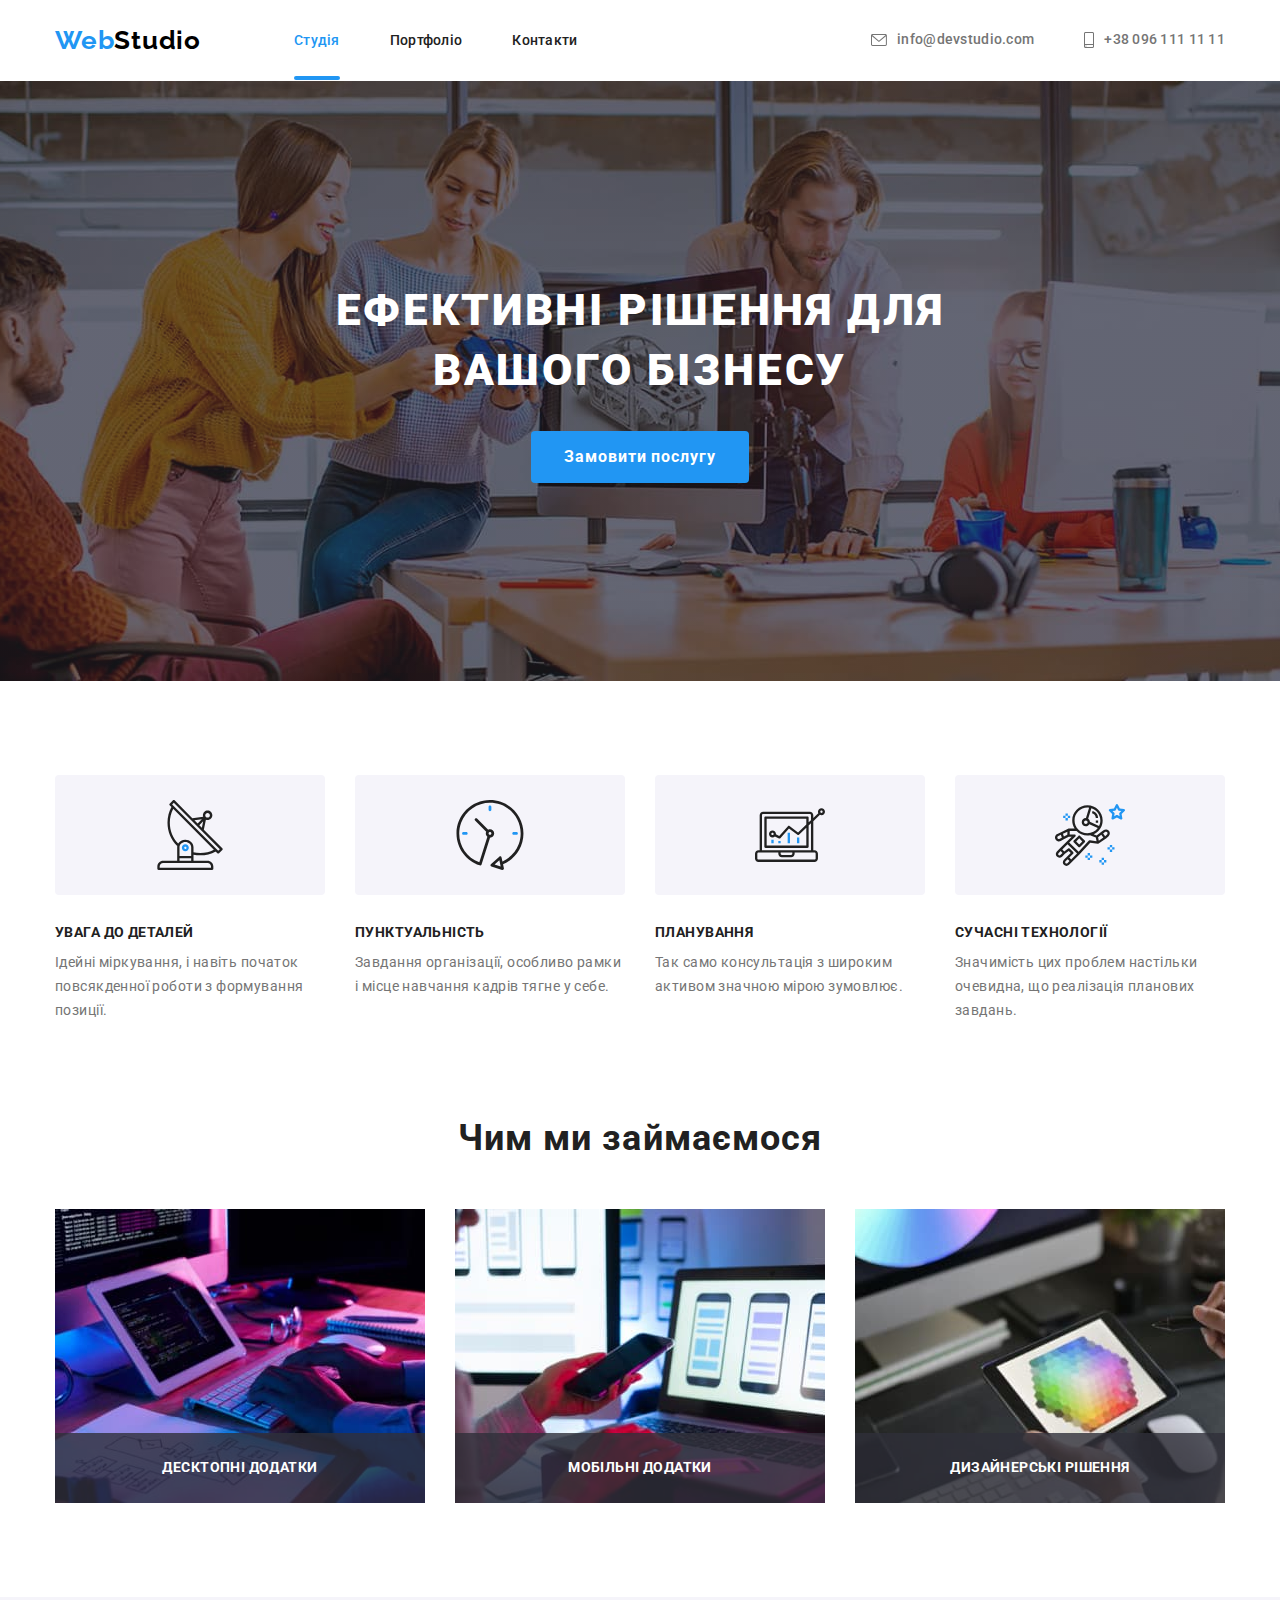
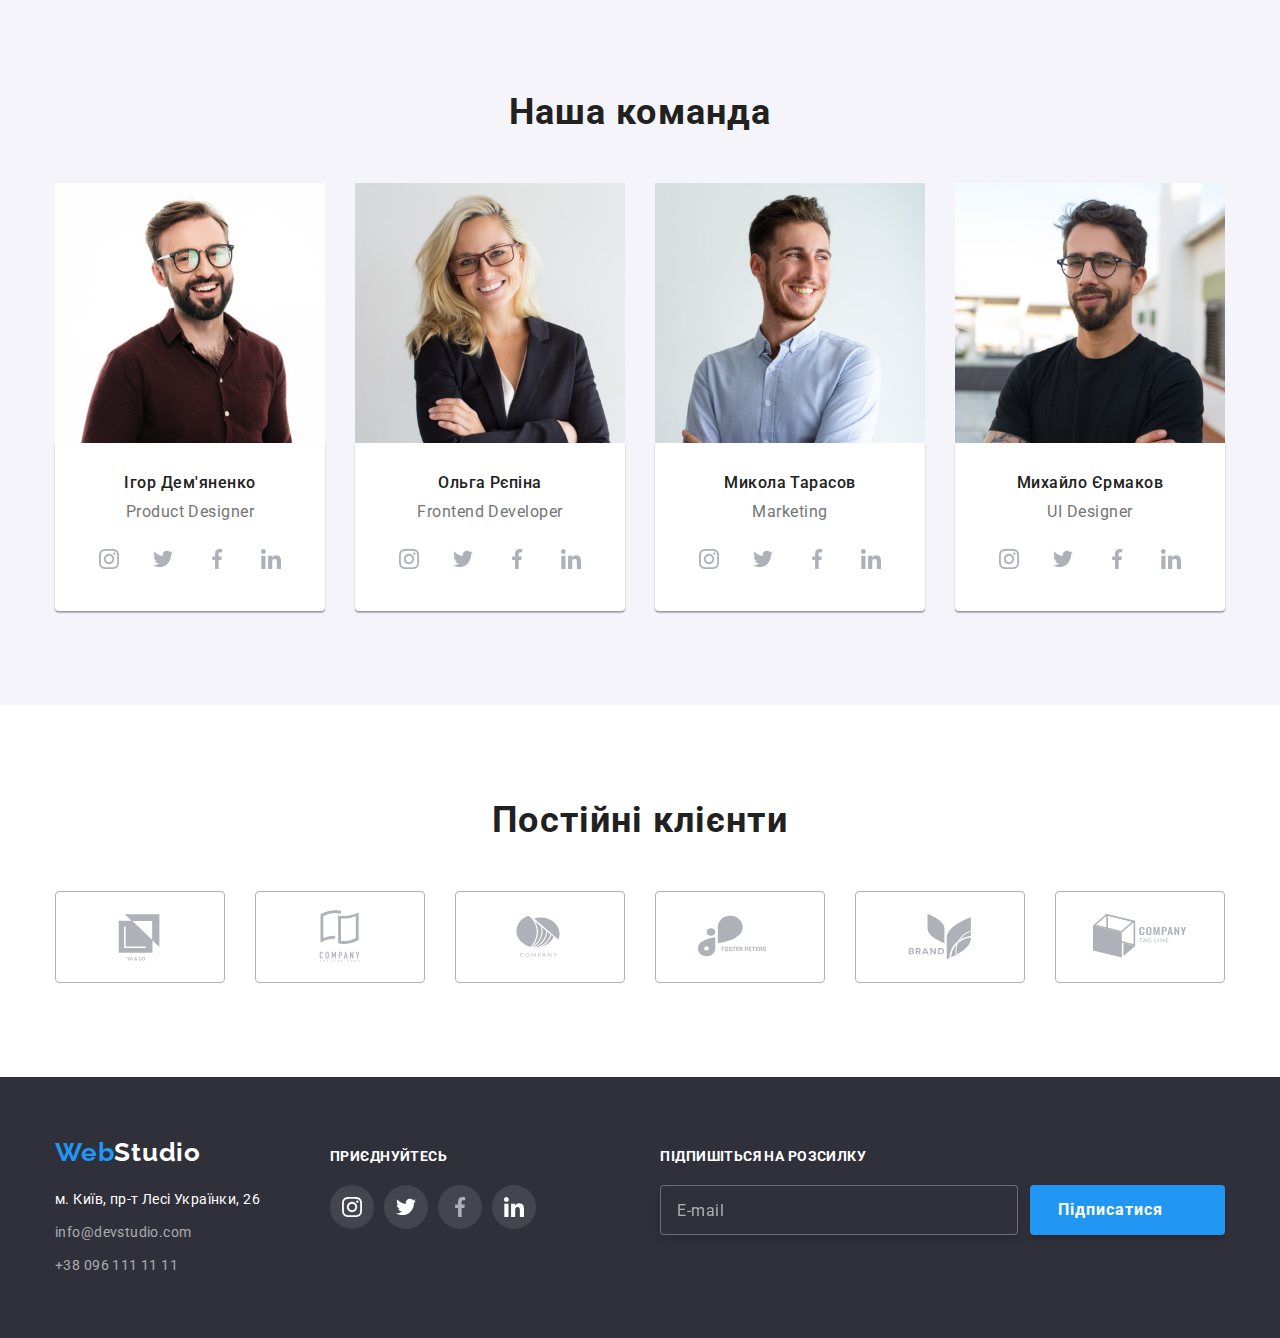
<file: index.html>
<!DOCTYPE html>
<html lang="uk">
<head>
    <meta charset="UTF-8">
    <meta http-equiv="X-UA-Compatible" content="IE=edge">
    <meta name="viewport" content="width=device-width, initial-scale=1.0">
    <title>Document</title>
    <link rel="preconnect" href="https://fonts.googleapis.com">
    <link rel="preconnect" href="https://fonts.gstatic.com" crossorigin>
    <link href="https://fonts.googleapis.com/css2?family=Raleway:wght@700&family=Roboto:wght@400;500;700;900&display=swap"
    rel="stylesheet">
    <link rel="stylesheet" href="https://cdnjs.cloudflare.com/ajax/libs/modern-normalize/1.0.0/modern-normalize.min.css" />
    <link rel="stylesheet" href="./css/styles.css">
</head>
<body>
    <!-- шапка -->
    <header class="header">
        <div class="conteiner">
            <nav class="nav-header list">        
        <a href="" lang="en" class="link logo">
            <span class="logo-color">Web</span>Studio</a>
        <ul class="header-nav list">
            <li class="header-items"><a href="./index.html" class="link studio-link">Студія</a></li>
            <li class="header-items"><a href="./portfolio.html" class="link">Портфоліо</a></li>
            <li class="header-items"><a href="" class="link">Контакти</a></li>
        </ul>
    </nav>
        <ul class="auth-nav list">
            <li class="auth-nav-items">
                <a href="mailto:info@devstudio.com" class="header-link link">
                    <svg class="icon-envelope" width="16" height="12">
                        <use href="./images/sprite.svg#icon-envelope"></use>
                    </svg>
                    info@devstudio.com
                </a>
            </li>
            <li class="auth-nav-items"> 
                <a href="tel:+380961111111" class="header-link link">
                    <svg class="icon-smartphone" width="10" height="16">
                        <use href="./images/sprite.svg#icon-smartphone"></use>
                    </svg>
                    +38 096 111 11 11
                </a>
            </li>
        </ul>
        
    </div>
    
    </header>
    <!-- main -->
    <main>
    <!-- герой -->
     <section class="hero">
        <div class="conteiner">
            <h1 class="hero-title">Ефективні рішення для вашого бізнесу</h1>
            <button type="button" class="hero-button" data-modal-open>Замовити послугу</button>
        </div>
            
    </section>
    
    <!-- "особливості" -->
    <section class="specifics section">
        <div class="conteiner">
        <h2 class="visually-hidden">наші особливості</h2>
    <ul class="specifics-list list">
        <li class="specifics-items">
            <div class="specifics-feature">
                <svg class="icon-specifics" width="70" height="70">
                    <use href="./images/sprite.svg#icon-antenna">

                    </use>
                </svg>
            </div>
            <h3 class="specifics-title">Увага до деталей</h3>
            <p class="specifics-text">Ідейні міркування, і навіть початок повсякденної роботи з формування позиції.</p>
        </li>
        <li class="specifics-items">
            <div class="specifics-feature">
                <svg class="icon-specifics" width="70" height="70">
                    <use href="./images/sprite.svg#icon-clock">
            
                    </use>
                </svg>
            </div>
            <h3 class="specifics-title">Пунктуальність</h3>
            <p class="specifics-text">Завдання організації, особливо рамки і місце навчання кадрів тягне у себе.</p>
        </li>
        <li class="specifics-items">
            <div class="specifics-feature">
                <svg class="icon-specifics" width="70" height="70">
                    <use href="./images/sprite.svg#icon-diagram">
            
                    </use>
                </svg>
            </div>
            <h3 class="specifics-title">Планування</h3>
            <p class="specifics-text">Так само консультація з широким активом значною мірою зумовлює.</p>
        </li>
        <li class="specifics-items">
            <div class="specifics-feature">
                <svg class="icon-specifics" width="70" height="70">
                    <use href="./images/sprite.svg#icon-astronaut">
            
                    </use>
                </svg>
            </div>
            <h3 class="specifics-title">Сучасні технології</h3>
            <p class="specifics-text">Значимість цих проблем настільки очевидна, що реалізація планових завдань.</p>
        </li>
    </ul>
</div>
        
    </section>
    <!-- Чем мы занимаемся -->
    <section class="work section">
        <div class="conteiner">
            <h2 class="work-title">Чим ми займаємося</h2>
        <ul class="work-list list" >
            <li class="work-items">
                <div class="work-card">
                    <img src="./images/box1.jpg" alt="людина працює за комп'ютером" width="370">
                    <h3 class="work-pre-title">Десктопні додатки</h3>
                </div>
                
            </li>
            <li class="work-items">
                <div class="work-card">
                    <img src="./images/box2.jpg" alt="людина працює за смартфоном" width="370">
                    <h3 class="work-pre-title">Мобільні додатки</h3>
                </div>
                
            </li>
            <li class="work-items">
                <div class="work-card">
                    <img src="./images/box3.jpg" alt="людина працює за планшетом" width="370">
                    <h3 class="work-pre-title">Дизайнерські рішення</h3>
                </div>
                
            </li>
        </ul>
    </div>
        
    </section>
    <!-- Наша команда -->
    <section class="team section">
        <div class="conteiner">        
            <h2 class="team-title">Наша команда</h2>
        <ul class="team-list list">

            <li class="team-items"><img src="./images/img1.jpg" alt="дизайнер продукта" width="270">

                 <div class="team-card">
                    <h3 class="team-name">Ігор Дем'яненко</h3>
                     <p lang="en" class="team-text">Product Designer</p>
                    <ul class="actions">
                        <li>
                            <a href="" class="link-icon">
                                <svg class="icon" width="20" height="20">
                                    <use href="./images/sprite.svg#icon-instagram"></use>
                                </svg>
                            </a>
                        </li>
                        <li>
                            <a href="" class="link-icon">
                                <svg class="icon" width="20" height="20">
                                    <use href="./images/sprite.svg#icon-twitter"></use>
                                </svg>
                            </a>
                        </li>
                        <li>
                            <a href="" class="link-icon">
                                <svg class="icon" width="20" height="20">
                                    <use href="./images/sprite.svg#icon-facebook"></use>
                                </svg></a>
                        </li>
                        <li>
                            <a href="" class="link-icon">
                                <svg class="icon" width="20" height="20">
                                    <use href="./images/sprite.svg#icon-linkedin"></use>
                                </svg></a>
                        </li>
                    </ul>
                </div>
            </li>

            <li class="team-items"><img src="./images/img2.jpg" alt="фронтенд-разработчик" width="270">
                <div class="team-card">
                    <h3 class="team-name">Ольга Рєпіна</h3>
                    <p lang="en" class="team-text">Frontend Developer</p>
                    <ul class="actions">
                        <li>
                            <a href="" class="link-icon">
                                <svg class="icon" width="20" height="20">
                                    <use href="./images/sprite.svg#icon-instagram"></use>
                                </svg>
                            </a>
                        </li>
                        <li>
                            <a href="" class="link-icon">
                                <svg class="icon" width="20" height="20">
                                    <use href="./images/sprite.svg#icon-twitter"></use>
                                </svg></a>
                        </li>
                        <li>
                            <a href="" class="link-icon">
                                <svg class="icon" width="20" height="20">
                                    <use href="./images/sprite.svg#icon-facebook"></use>
                                </svg></a>
                        </li>
                        <li>
                            <a href="" class="link-icon">
                                <svg class="icon" width="20" height="20">
                                    <use href="./images/sprite.svg#icon-linkedin"></use>
                                </svg></a>
                        </li>
                    </ul>
                </div>
            </li>

            <li class="team-items"><img src="./images/img3.jpg" alt="специалист по маркетингу" width="270">
                <div class="team-card">
                    <h3 class="team-name">Микола Тарасов</h3>
                    <p lang="en" class="team-text">Marketing</p>
                    <ul class="actions">
                        <li>
                            <a href="" class="link-icon">
                                <svg class="icon" width="20" height="20">
                                    <use href="./images/sprite.svg#icon-instagram"></use>
                                </svg>
                            </a>
                        </li>
                        <li>
                            <a href="" class="link-icon">
                                <svg class="icon" width="20" height="20">
                                    <use href="./images/sprite.svg#icon-twitter"></use>
                                </svg></a>
                        </li>
                        <li>
                            <a href="" class="link-icon">
                                <svg class="icon" width="20" height="20">
                                    <use href="./images/sprite.svg#icon-facebook"></use>
                                </svg></a>
                        </li>
                        <li>
                            <a href="" class="link-icon">
                                <svg class="icon" width="20" height="20">
                                    <use href="./images/sprite.svg#icon-linkedin"></use>
                                </svg></a>
                        </li>
                    </ul>
                </div>
            </li>

            <li class="team-items"><img src="./images/img4.jpg" alt="дизайнер пользовательского интерфейса" width="270">
                <div class="team-card">
                    <h3 class="team-name">Михайло Єрмаков</h3>
                    <p lang="en" class="team-text">UI Designer</p>
                    <ul class="actions">
                        <li>
                            <a href="" class="link-icon">
                                <svg class="icon" width="20" height="20">
                                    <use href="./images/sprite.svg#icon-instagram"></use>
                                </svg>
                            </a>
                        </li>
                        <li>
                            <a href="" class="link-icon">
                                <svg class="icon" width="20" height="20">
                                    <use href="./images/sprite.svg#icon-twitter"></use>
                                </svg></a>
                        </li>
                        <li>
                            <a href="" class="link-icon">
                                <svg class="icon" width="20" height="20">
                                    <use href="./images/sprite.svg#icon-facebook"></use>
                                </svg>
                            </a>
                        </li>
                        <li>
                            <a href="" class="link-icon">
                                <svg class="icon" width="20" height="20">
                                    <use href="./images/sprite.svg#icon-linkedin"></use>
                                </svg>
                            </a>
                        </li>
                    </ul>
                </div>
            </li>
        </ul>
    </div>

    </section>

    <!-- постійні слієнти -->
    <section class="client section">
        <div class="conteiner">
            <h2 class="client-title">Постійні клієнти</h2>
            <ul class="client-list list">
                <li class="client-items">
                    <a href="" class="client-link">
                        <svg class="icon-client" width="106" height="60">
                            <use href="./images/sprite.svg#icon-group1"></use>
                        </svg>
                    </a>
                </li>
                <li class="client-items">
                    <a href="" class="client-link">
                        <svg class="icon-client" width="106" height="60">
                            <use href="./images/sprite.svg#icon-group2"></use>
                        </svg>
                    </a>
                </li>
                <li class="client-items">
                    <a href="" class="client-link">
                        <svg class="icon-client" width="106" height="60">
                            <use href="./images/sprite.svg#icon-group3"></use>
                        </svg>
                    </a>
                </li>
                <li class="client-items">
                    <a href="" class="client-link">
                        <svg class="icon-client" width="106" height="60">
                            <use href="./images/sprite.svg#icon-group4"></use>
                        </svg>
                    </a>
                </li>
                <li class="client-items">
                    <a href="" class="client-link">
                        <svg class="icon-client" width="106" height="60">
                            <use href="./images/sprite.svg#icon-group5"></use>
                        </svg>
                    </a>
                </li>
                <li class="client-items">
                    <a href="" class="client-link">
                        <svg class="icon-client" width="106" height="60">
                            <use href="./images/sprite.svg#icon-group6"></use>
                        </svg>
                    </a>
                </li>
            </ul>

        </div>
    </section>
</main>

<footer class="footer">
    <div class="conteiner">
        <div>
            <a href="" lang="en" class="link logo footer-logo"><span class="logo-color">Web</span><span
                    class="logo-second">Studio</span></a>
            <address class="footer-address">
                <p class="footer-text">м. Київ, пр-т Лесі Українки, 26</p>
                <ul class="footer-contacts list">
                    <li class="footer-items"><a href="mailto:info@devstudio.com" class="link">info@devstudio.com</a></li>
                    <li class="footer-items"><a href="tel:+380961111111" class="link">+38 096 111 11 11</a></li>
                </ul>
            </address>
        </div> 
        
    <div class="social-links">
        <h3 class="links-title">приєднуйтесь</h3>
        <ul class="social-links-list list">
            <li class="social-links-items">
                <a href="" class="social-links-link">
                    <svg class="icon-social-links" width="20" height="20">
                        <use href="./images/sprite.svg#icon-instagram"></use>
                    </svg>
                </a>
            </li>
            <li class="social-links-items">
                <a href="" class="social-links-link">
                    <svg class="icon-social-links" width="20" height="20">
                      <use href="./images/sprite.svg#icon-twitter"></use>
                    </svg>
                </a>
            </li>
            <li class="social-links-items">
                <a href="" class="social-links-link">
                  <svg class="icon-social-links" width="20" height="20">
                    <use href="./images/sprite.svg#icon-facebook"></use>
                  </svg>
                </a>
                
            </li>
            <li class="social-links-items">
                <a href="" class="social-links-link">
                    <svg class="icon-social-links" width="20" height="20">
                      <use href="./images/sprite.svg#icon-linkedin"></use>
                    </svg>
                </a>
                
            </li>
        </ul>
    </div>
    <form class="footer-form">
       <h3 class="footer-form-title">Підпишіться на розсилку</h3>
       <div class="footer-form-field">
        <input type="email" class="footer-input" placeholder="E-mail" name="mail" required>
        <button type="submit" class="footer-form-btn">Підписатися
            <svg class="icon-send" width="24px" height="24px">
                <use href="./images/sprite.svg#icon-send"></use>
            </svg>
        </button>
       </div>
      
    </form>
    </div>
</footer>
<!-- модальне вікно -->
<div class="backdrop is-hidden" data-modal>
    <div class="modal">
        <button type="button" class="btn-modal-close" data-modal-close>
            <svg class="icon-close-black" width="18" height="18">
                <use href="./images/icon-close.svg#icon-close-black"></use>
            </svg>
        </button>
        <form for="" class="modal-form">
            <p class="modal-title">Залиште свої дані, ми вам передзвонимо</p>
            <div class="input-field">
                <label for="name" class="modal-text">Ім'я</label>
                <div class="input-wrap">
                    <input type="name" class="form-input" name="name" id="name" required>
                    <svg class="input-icon" width="18" height="18">
                        <use href="./images/sprite.svg#icon-person"></use>
                    </svg>
                </div>
                
            </div>
            <div class="input-field">
                <label for="tel" class="modal-text">Телефон</label>
                <div class="input-wrap">
                    <input type="tel" class="form-input" name="tel" id="tel" required>
                    <svg class="input-icon" width="18" height="18">
                        <use href="./images/sprite.svg#icon-phone"></use>
                    </svg>
                </div>
                
            </div>
            <div class="input-field">
                <label for="mail" class="modal-text">Пошта</label>
                <div class="input-wrap">
                    <input type="email" class="form-input" name="mail" id="mail" required>
                    <svg class="input-icon" width="18" height="18">
                        <use href="./images/sprite.svg#icon-email"></use>
                    </svg>
                </div>
                

            </div>
            <div class="textarea-field">
            <label for="user-comment" class="modal-text">Коментар</label>
            <textarea name="user-comment" id="user-comment" class="form-textarea" placeholder="Введіть текст"></textarea>
            </div>
            
            <div class="check-field">
                <input type="checkbox" class="input-check visually-hidden"  name="check-policy" id="check-policy" value="true" required>
            <label for="check-policy" class="check-text">
                <span class="check-text-span">
                    <svg class="icon-check-mark" width="11" height="8">
                        <use href="./images/sprite.svg#icon-check-mark"></use>
                    </svg>
                </span>
                <span class="check-text-link">
                Погоджуюся з розсилкою та приймаю
                <a href="" class="check-link">Умови договору</a>
                </span>  
            </label>
            </div>
            <div class="button-send">
                <button type="submit" class="form-btn">Відправити</button>
            </div>
            
        </form>
    </div>
</div>
<script src="./js/modal.js"></script>
    
</body>
</html>
</file>
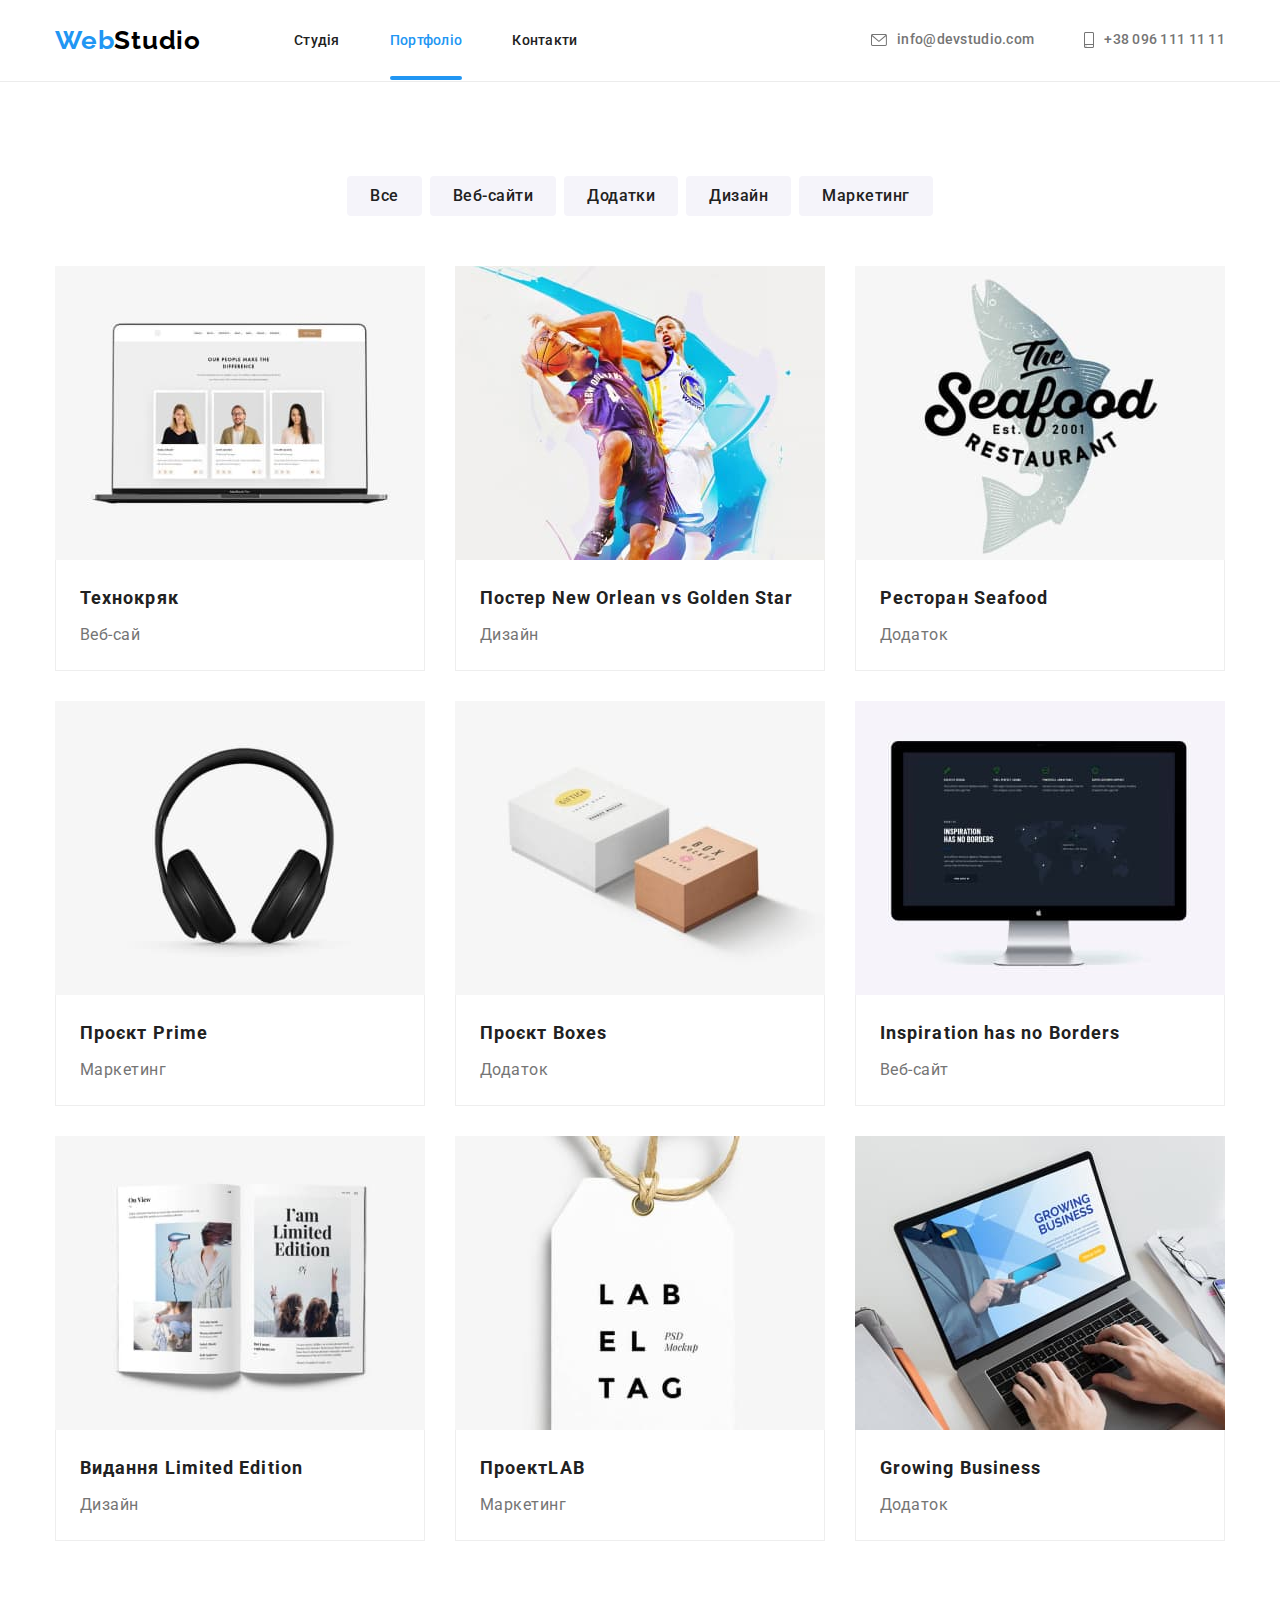
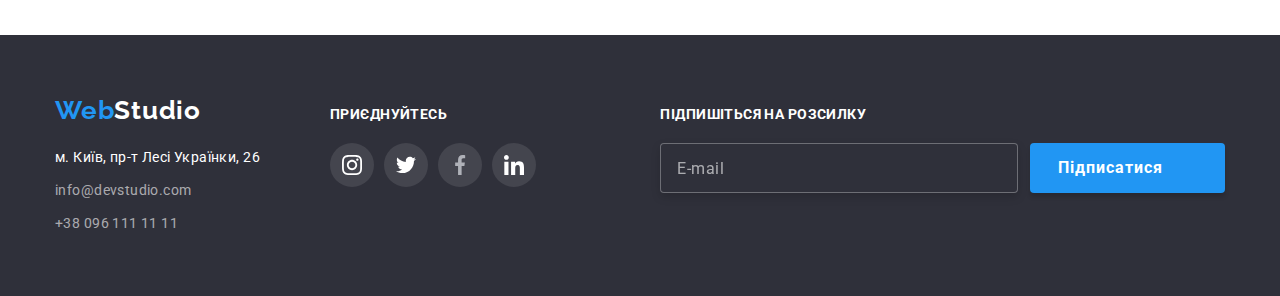
<file: portfolio.html>
<!DOCTYPE html>
<html lang="uk">
<head>
    <meta charset="UTF-8">
    <meta http-equiv="X-UA-Compatible" content="IE=edge">
    <meta name="viewport" content="width=device-width, initial-scale=1.0">
    <title>Document</title>
    <link rel="preconnect" href="https://fonts.googleapis.com">
    <link rel="preconnect" href="https://fonts.gstatic.com" crossorigin>
    <link href="https://fonts.googleapis.com/css2?family=Raleway:wght@700&family=Roboto:wght@400;500;700;900&display=swap"
    rel="stylesheet">
    <link rel="stylesheet" href="https://cdnjs.cloudflare.com/ajax/libs/modern-normalize/1.0.0/modern-normalize.min.css" />
    <link rel="stylesheet" href="./css/styles.css">
</head>
<body>
    <!-- шапка -->
    <header class="header header-portfolio">
        <div class="conteiner">
            <nav class="nav-header list">
                <a href="" lang="en" class="link logo">
                    <span class="logo-color">Web</span>Studio</a>
                <ul class="header-nav list">
                    <li class="header-items"><a href="./index.html" class="link">Студія</a></li>
                    <li class="header-items"><a href="./portfolio.html" class="link portfolio-link">Портфоліо</a></li>
                    <li class="header-items"><a href="" class="link">Контакти</a></li>
                </ul>
            </nav>
            <ul class="auth-nav list">
                <li class="auth-nav-items">
                    <a href="mailto:info@devstudio.com" class="header-link link">
                        <svg class="icon-envelope" width="16" height="12">
                            <use href="./images/sprite.svg#icon-envelope"></use>
                        </svg>
                        info@devstudio.com
                    </a>
                </li>
                <li class="auth-nav-items">
                    <a href="tel:+380961111111" class="header-link link">
                        <svg class="icon-smartphone" width="10" height="16">
                            <use href="./images/sprite.svg#icon-smartphone"></use>
                        </svg>
                        +38 096 111 11 11
                    </a>
                </li>
            </ul>
    
        </div>
    
    </header>
<!-- main  -->
<section class="main section ">
    <!-- скритий заголовок -->
    <div class="conteiner">    
        <h1 class="visually-hidden">Портфоліо</h1>
    <ul class="button-list list">
        <li class="button-items"><button type="button" class="button-portfolio">Все</button></li>
        <li class=""><button type="button" class="button-portfolio">Веб-сайти</button></li>
        <li class=""><button type="button" class="button-portfolio">Додатки</button></li>
        <li class=""><button type="button" class="button-portfolio">Дизайн</button></li>
        <li class=""><button type="button" class="button-portfolio">Маркетинг</button></li>
    </ul>
    <!-- скритий заголовок -->
    <h2 class="visually-hidden">Фільтр</h2>
    <ul class="filter-list list">
        <li class="filter-items">
            <a href="" class="filter-link link">
                <div class="filter-top-wrap">
                    <img src="./images/img.jpg" alt="сторінка сайта" width="370">
                    <p class="filter-top-text">Ресурс пропонує комплексні пропозиції з різним рівнем функціоналу та сервісів. Все це
                        дозволить відвідувачу отримати
                        вичерпні відомості про компанію чи приватну особу.
                    </p>
                </div>
                
                <div class="filter-card">
                    <h3 class="filter-title">Технокряк</h3>
                    <p class="filter-text">Веб-сай</p>
                </div>
            
            </a>
        </li>
        <li class="filter-items">
            <a href="" class="filter-link link">
                <div class="filter-top-wrap">
                    <img src="./images/porfolio1.jpg" alt="два футболіста" width="370">
                    <p class="filter-top-text">Ресурс пропонує комплексні пропозиції з різним рівнем функціоналу та сервісів. Все це
                        дозволить відвідувачу отримати
                        вичерпні відомості про компанію чи приватну особу.
                    </p>
                </div>
                
                <div class="filter-card"><h3 class="filter-title">Постер <span lang="en">New Orlean vs Golden Star</span></h3>
            <p class="filter-text">Дизайн</p>
            
        </div>
            </a>
        </li>
        <li class="filter-items">
            <a href="" class="filter-link link">
                <div class="filter-top-wrap">
                    <img src="./images/porfolio2.jpg" alt="логотип ресторана" width="370">
                    <p class="filter-top-text">Ресурс пропонує комплексні пропозиції з різним рівнем функціоналу та сервісів. Все це
                        дозволить відвідувачу отримати
                        вичерпні відомості про компанію чи приватну особу.
                    </p>
                </div>
                
                <div class="filter-card">
                    <h3 class="filter-title">Ресторан <span lang="en">Seafood</span></h3>
                    <p class="filter-text">Додаток</p>
                </div>
            </a>
        </li>
        <li class="filter-items">
            <a href="" class="filter-link link">
                <div class="filter-top-wrap">
                    <img src="./images/porfolio3.jpg" alt="навушники" width="370">
                    <p class="filter-top-text">Ресурс пропонує комплексні пропозиції з різним рівнем функціоналу та сервісів. Все це
                        дозволить відвідувачу отримати
                        вичерпні відомості про компанію чи приватну особу.
                    </p>
                </div>
                
                <div class="filter-card">
                    <h3 class="filter-title">Проєкт <span lang="en">Prime</span></h3>
                    <p class="filter-text">Маркетинг</p>
                </div>
            </a>
        </li>
        <li class="filter-items">
            <a href="" class="filter-link link">
                <div class="filter-top-wrap">
                    <img src="./images/porfolio4.jpg" alt="дві коробки" width="370">
                    <p class="filter-top-text">Ресурс пропонує комплексні пропозиції з різним рівнем функціоналу та сервісів. Все це
                        дозволить відвідувачу отримати
                        вичерпні відомості про компанію чи приватну особу.
                    </p>
                </div>
                
                <div class="filter-card">
                    <h3 class="filter-title">Проєкт <span lang="en">Boxes</span></h3>
                     <p class="filter-text">Додаток</p>
                </div>
            </a>
        </li>
        <li class="filter-items">
            <a href="" class="filter-link link">
                <div class="filter-top-wrap">
                    <img src="./images/porfolio5.jpg" alt="комп'ютер" width="370">
                    <p class="filter-top-text">Ресурс пропонує комплексні пропозиції з різним рівнем функціоналу та сервісів. Все це
                        дозволить відвідувачу отримати
                        вичерпні відомості про компанію чи приватну особу.
                    </p>
                </div>
                
                <div class="filter-card">
                    <h3 lang="en" class="filter-title">Inspiration has no Borders</h3>
                    <p class="filter-text">Веб-сайт</p>
                </div>
            
            </a>
        </li>
        <li class="filter-items">
            <a href="" class="filter-link link">
                <div class="filter-top-wrap">
                    <img src="./images/porfolio6.jpg" alt="книжка" width="370">
                    <p class="filter-top-text">Ресурс пропонує комплексні пропозиції з різним рівнем функціоналу та сервісів. Все це
                        дозволить відвідувачу отримати
                        вичерпні відомості про компанію чи приватну особу.
                    </p>
                </div>
                
                <div class="filter-card">
                    <h3 class="filter-title">Видання <span lang="en">Limited Edition</span></h3>
                    <p class="filter-text">Дизайн</p>
                </div>  
            </a>
        </li>
        <li class="filter-items">
            <a href="" class="filter-link link">
                <div class="filter-top-wrap">
                    <img src="./images/porfolio7.jpg" alt="бірка" width="370">
                    <p class="filter-top-text">Ресурс пропонує комплексні пропозиції з різним рівнем функціоналу та сервісів. Все це
                        дозволить відвідувачу отримати
                        вичерпні відомості про компанію чи приватну особу.
                    </p>
                </div>
                
                <div class="filter-card">
                    <h3 class="filter-title">Проект<span lang="en">LAB</span></h3>
                    <p class="filter-text">Маркетинг</p>
            </div>
                
            </a>
        </li>
        <li class="filter-items">
            <a href="" class="filter-link link">
                <div class="filter-top-wrap">
                    <img src="./images/porfolio8.jpg" alt="ноутбук" width="370">
                    <p class="filter-top-text">Ресурс пропонує комплексні пропозиції з різним рівнем функціоналу та сервісів. Все це
                        дозволить відвідувачу отримати
                        вичерпні відомості про компанію чи приватну особу.
                    </p>
                </div>
                
                <div class="filter-card">
                    <h3 lang="en" class="filter-title">Growing Business</h3> 
                    <p class="filter-text">Додаток</p>
        </div>
            </a>
        </li>
    </ul>
</div>
</section>

<footer class="footer">
    <div class="conteiner">
        <div>
            <a href="" lang="en" class="link logo footer-logo"><span class="logo-color">Web</span><span
                    class="logo-second">Studio</span></a>
            <address class="footer-address">
                <p class="footer-text">м. Київ, пр-т Лесі Українки, 26</p>
                <ul class="footer-contacts list">
                    <li class="footer-items"><a href="mailto:info@devstudio.com" class="link">info@devstudio.com</a></li>
                    <li class="footer-items"><a href="tel:+380961111111" class="link">+38 096 111 11 11</a></li>
                </ul>
            </address>
        </div>
        
            <div class="social-links">
                <h3 class="links-title">приєднуйтесь</h3>
                <ul class="social-links-list list">
                    <li class="social-links-items">
                        <a href="" class="social-links-link">
                            <svg class="icon-social-links" width="20" height="20">
                                <use href="./images/sprite.svg#icon-instagram"></use>
                            </svg>
                        </a>
                    </li>
                    <li class="social-links-items">
                        <a href="" class="social-links-link">
                            <svg class="icon-social-links" width="20" height="20">
                                <use href="./images/sprite.svg#icon-twitter"></use>
                            </svg>
                        </a>
                    </li>
                    <li class="social-links-items">
                        <a href="" class="social-links-link">
                            <svg class="icon-social-links" width="20" height="20">
                                <use href="./images/sprite.svg#icon-facebook"></use>
                            </svg>
                        </a>
            
                    </li>
                    <li class="social-links-items">
                        <a href="" class="social-links-link">
                            <svg class="icon-social-links" width="20" height="20">
                                <use href="./images/sprite.svg#icon-linkedin"></use>
                            </svg>
                        </a>
            
                    </li>
                </ul>
            </div>
            <form class="footer-form">
                <h3 class="footer-form-title">Підпишіться на розсилку</h3>
                <div class="footer-form-field">
                    <input type="email" class="footer-input" placeholder="E-mail" name="mail" required>
                    <button type="submit" class="footer-form-btn">Підписатися
                        <svg class="icon-send" width="24px" height="24px">
                            <use href="./images/sprite.svg#icon-send"></use>
                        </svg>
                    </button>
                </div>
            
            </form>
    </div>

</footer>
</body>
</html>
</file>
<file: css/styles.css>
:root {
    --primery-text-color: #212121;
    --primery-bg-color: #FFFFFF;;
    --text-color: #757575;
    --accent: #2196F3;
    --hero-title-color: #FFFFFF;
    --footer-text-color: #FFFFFF;
    --footer-link-color: #FFFFFF99;
    --social-links-color: #FFFFFF;

}


p,
h1,
h2,
h3,
h4,
h5,
h6 {
    margin: 0;
}

ul {
    margin: 0;
    padding-left: 0;
}
img {
    display: block;
    max-width: 100%;
    height: auto;
}

body {
    color: var(--primery-text-color, black);
    background-color: var(--primery-bg-color, white);
    font-family: 'Roboto', sans-serif;
    
}
.visually-hidden {
    position: absolute;
    white-space: nowrap;
    width: 1px;
    height: 1px;
    overflow: hidden;
    border: 0;
    padding: 0;
    clip: rect(0 0 0 0);
    clip-path: inset(50%);
    margin: -1px;
}
.conteiner {
    width: 1200px;
    padding-left: 15px;
    padding-right: 15px;
    margin-left: auto;
    margin-right: auto;

    /* outline: 2px solid brown; */
}

/* header */
/* стилізація лого */

.header {
    padding-top: 25px;
    padding-bottom: 25px;
}
.header-portfolio {
    border-bottom: 1px solid #ECECEC;
}
.header .conteiner {
    display: flex;
    align-items: center;
      
}

.logo {
    color: #000000;
    font-family: 'Raleway', sans-serif;
    font-size: 26px;
    font-weight: 700;
    line-height: 1.19;
    letter-spacing: 0.03em;
    transition: color 250ms cubic-bezier(0.4, 0, 0.2, 1);
}

.logo-color {
    color: var(--accent, blue);
}
.logo:hover,
.logo:focus {
    color: var(--accent, blue);
}
.nav-header {
    display: flex;
}
.header-nav {
    display: flex;
    margin-left: 93px;
    align-items: center;
    column-gap: 50px;
}

.header-nav .link {
    color: var(--primery-text-color, black);
    font-size: 14px;
    padding-top: 32px;
    padding-bottom: 32px;
    font-weight: 500;
    line-height: 1.14;
    letter-spacing: 0.02em;
    transition: color 250ms cubic-bezier(0.4, 0, 0.2, 1);
    
}
.header-nav .link:hover,
.header-nav .link:focus {
    color: var(--accent, blue);
}

.header-nav .studio-link {
    color: var(--accent, blue);
    position: relative;
}

.studio-link::after {
    content: '';
    position: absolute;
    left: 0;
    bottom: 0;
    width: 100%;
    height: 4px;
    background: #2196F3;
    border-radius: 2px;
}

    

/* -------auth-nav---------- */
.auth-nav {
    display: flex;
    margin-left: auto;
    column-gap: 50px;
}
.auth-nav .link {
    color: var(--text-color, grey);
    font-size: 14px;
    font-weight: 500;
    line-height: 1.14;
    letter-spacing: 0.02em;
    transition: color 250ms cubic-bezier(0.4, 0, 0.2, 1);
}
.header-link {
    display: flex;
    align-items: center;
    gap: 10px;
}
.header-link:hover,
.header-link:focus {
    color: var(--accent);
    
}
.header-link:hover .icon-envelope,
.header-link:focus .icon-envelope {
    fill: var(--accent);
}
.icon-envelope {
    fill: #757575;
    cursor: pointer;
    transition: fill 250ms cubic-bezier(0.4, 0, 0.2, 1);
}
.header-link:hover .icon-smartphone,
.header-link:focus .icon-smartphone {
    fill: var(--accent);
}
.icon-smartphone {
    fill: #757575;
    cursor: pointer;
    transition: fill 250ms cubic-bezier(0.4, 0, 0.2, 1);
}

/* ------main----------*/
/* секція герой */
.section {
    padding-top: 94px;
    padding-bottom: 94px;
    
}

.hero {
  padding-top: 200px;
  padding-bottom: 200px;
  text-align: center;
  background-color: gray;
  max-width: 1600px;
  height: 600px;
  background-image: linear-gradient(rgba(47, 48, 58, 0.4), rgba(47, 48, 58, 0.4)), url(../images/hero.jpg);
  background-size: cover;
  background-repeat: no-repeat;
  background-position: center;
  margin-left: auto;
  margin-right: auto;
}
.hero-title {
    max-width: 696px;
    margin: auto;
    margin-bottom: 30px;

    color: var(--hero-title-color, white);
    font-size: 44px;
    font-weight: 900;
    line-height: 1.36;
    letter-spacing: 0.06em;
    text-transform: uppercase;
}
/* button */
.hero-button {
    display: inline-block;
    min-width: 216px;
    border-radius: 4px;
    border: 1px solid transparent;
    padding: 10px 32px;
    

    color: #FFFFFF;
    background-color: var(--accent, blue);
    font-family: inherit;
    font-size: 16px;
    font-weight: 700;
    line-height: 1.88;
    letter-spacing: 0.06em;
    cursor: pointer;
    transition: background-color 250ms cubic-bezier(0.4, 0, 0.2, 1);
    
}
.hero-button:hover,
.hero-button:focus {
    background-color: #188ce8;
}


/* specifics */

.specifics-list {
    display: flex;
    gap: 30px;   
}
.specifics-items {
    width: 270px;
}

.specifics-feature {
    height: 120px;
    border-radius: 4px;
    background-color: #F5F4FA; 
    padding: 25px 100px;
    margin-bottom: 30px;
}

.specifics-title {
    margin-bottom: 10px;

    color: var(--primery-text-color, black);
    font-size: 14px;
    font-weight: 700;
    line-height: 1.14;
    letter-spacing: 0.03em;
    text-transform: uppercase;
        
}
.specifics-text {

    color: var(--text-color, grey);
    font-size: 14px;
    line-height: 1.71;
    letter-spacing: 0.03em;
}

/* --------work-section------- */
.work {
    padding-top: 0;
    
}
.work-list {
    display: flex;
    gap: 30px;
    
}
.work-items {
    width: calc((100%-60px) / 3);
    
}
.work-title {
    margin-bottom: 50px;

    color: var(--primery-text-color, black);
    font-size: 36px;
    font-weight: 700;
    line-height: 1.17;
    letter-spacing: 0.03em;
    text-align: center;
}
.work-card {
    position: relative;
}
.work-pre-title {
    position: absolute;
    bottom: 0;
    display: flex;
    justify-content: center;
    align-items: center;
    width: 100%;
    height: 70px;
    background-color: rgba(47, 48, 58, 0.8);
    font-weight: 700;
    font-size: 14px;
    line-height: 1.14;
    text-align: center;
    letter-spacing: 0.03em;
    text-transform: uppercase;
    color: #FFFFFF;
}

/* -------team-section-----------*/
.team {
    background-color: #F5F4FA;
}
.team-title {
    margin-bottom: 50px;
    color: var(--primery-text-color, black);
    font-size: 36px;
    font-weight: 700;
    line-height: 1.17;
    letter-spacing: 0.03em;
    text-align: center;
}

.team-list {
    display: flex;
    gap: 30px;
    
}
.team-items {
    width: calc((100%-90px) / 4);
}

.team-card {
    background-color: var(--primery-bg-color, white);
    border-radius: 0px 0px 4px 4px;
    padding-top: 30px;
    padding-bottom: 30px;
    max-width: 270px;
    text-align: center;
    box-shadow: 0px 1px 3px rgba(0, 0, 0, 0.12),
     0px 1px 1px rgba(0, 0, 0, 0.14), 
     0px 2px 1px rgba(0, 0, 0, 0.2);
}
.team-name {
    min-width: 130px;
    margin-bottom: 10px;

    color: var(--primery-text-color, black);
    font-size: 16px;
    font-weight: 500;
    line-height: 1.19;
    letter-spacing: 0.03em;
        
}
.team-text {
    min-width: 130px;
    margin-bottom: 16px;

    color: var(--text-color, grey);
    line-height: 1.19;
    letter-spacing: 0.03em;
}
.actions {
    display: flex;
    padding: 0;
    margin: 0%;
    gap: 10px;
    justify-content: center;
    list-style: none;

}

.link-icon {
    display: flex;
    align-items: center;
    justify-content: center;
    width: 44px;
    height: 44px;
    background-color: #FFFFFF;
    border-radius: 50%;
    transition: background-color 250ms cubic-bezier(0.4, 0, 0.2, 1);
}

.link-icon:hover,
.link-icon:focus {
    background-color: var(--accent);
}
.link-icon:hover .icon,
.link-icon:focus .icon {
    fill: #FFFFFF;
}
.icon {
    fill: #AFB1B8;
    transition: fill 250ms cubic-bezier(0.4, 0, 0.2, 1);
}

/* ----списки------ */
.list {
    list-style: none;
}
.link {
    text-decoration: none;
}
/* ------постійні клієнти------*/

.client-title {
    margin-bottom: 50px;

    color: var(--primery-text-color, black);
    font-weight: 700;
    font-size: 36px;
    line-height: 1.17;
    text-align: center;
    letter-spacing: 0.03em;
}
.client-list {
    display: flex;
    padding: 0;
    margin: 0;
    gap: 30px;   
}

.client-items {
    width: 170px;
    height: 92px;
}
.client-link:hover,
.client-link:focus {
    border-color: var(--accent);
}
.client-link {
    display: flex;
    width: 100%;
    height: 100%;
    align-items: center;
    justify-content: center;
    border: 1px solid #AFB1B8;
    border-radius: 4px;
    transition: border 250ms cubic-bezier(0.4, 0, 0.2, 1);

}
.icon-client {
    fill: #AFB1B8;
    transition: fill 250ms cubic-bezier(0.4, 0, 0.2, 1);
}
.client-link:hover .icon-client,
.client-link:focus .icon-client {
    fill: var(--accent);
}
/* -----footer------*/

 .footer {
    background-color: #2F303A;
    padding-top: 60px;
    padding-bottom: 60px;
 }

 /* logo footer */

 .logo-second {
     color: #FFFFFF;
    transition: color 250ms cubic-bezier(0.4, 0, 0.2, 1);
 }

.footer-logo {
    display: block;
    margin-bottom: 20px;
 }
 .logo-second:hover,
 .logo-second:focus {
     color: var(--accent, blue);
 }

.footer-text {
    margin-bottom: 9px;
    color: var(--contacts-text-color, white);
    font-style: normal;
    font-size: 14px;
    line-height: 1.71;
    letter-spacing: 0.03em;      
}
.footer-contacts {
    display: flex;
    flex-direction: column;
    gap: 9px;
}
.footer-contacts .link {
    color: var(--footer-link-color, white);
    font-style: normal;
    font-size: 14px;
    line-height: 1.71;
    letter-spacing: 0.03em;
    transition: color 250ms cubic-bezier(0.4, 0, 0.2, 1);
}
.footer-contacts .link:hover,
.footer-contacts .link:focus {
    color: var(--accent, blue);
}
.footer>.conteiner {
    display: flex;
    align-items: baseline;
}


.social-links {
    display: flex;
    flex-direction: column;
    margin-left: 70px;

}

.links-title {
    margin-bottom: 20px;
    color: var(--footer-text-color);        
    font-weight: 700;
    font-size: 14px;
    line-height: 1.14;
    letter-spacing: 0.03em;
    text-transform: uppercase;
}
.social-links-list {
    display: flex;
    gap: 10px;
}
.social-links-link {
    display: inline-block;
    padding: 12px;
    border-radius: 50%;
    width: 44px;
    height: 44px;
    background-color: rgba(255, 255, 255, 0.1);
    transition: background-color 250ms cubic-bezier(0.4, 0, 0.2, 1);
}
.social-links-link:hover,
.social-links-link:focus {
    background-color: var(--accent);
}
.icon-social-links {
    fill: var(--social-links-color);
}
/* -------модальне вікно------- */

.backdrop {
    width: 100%;
    height: 100%;
    position: fixed;
    top: 0;
    background-color: rgba(0, 0, 0, 0.2);
    transition: opacity 250ms cubic-bezier(0.4, 0, 0.2, 1), 
    visibility 250ms cubic-bezier(0.4, 0, 0.2, 1);
}
.modal {
    width: 528px;
    min-height: 581px;
    background-color: #FFFFFF;
    border-radius: 4px;
    box-shadow: 0px 1px 3px rgba(0, 0, 0, 0.12), 0px 1px 1px rgba(0, 0, 0, 0.14), 0px 2px 1px rgba(0, 0, 0, 0.2);
    position: absolute;
    top: 50%;
    left: 50%;
    transform: translate(-50%, -50%) scale(1);
    transition: transform 250ms cubic-bezier(0.4, 0, 0.2, 1);

}

.backdrop.is-hidden .modal {
    transform: translate(-50%, -50%) scale(0);
}
.btn-modal-close {
    width: 30px;
    height: 30px;
    position: absolute;
    right: 14px;
    top: 14px;
    background: #FFFFFF;
    border: 1px solid rgba(0, 0, 0, 0.1);
    border-radius: 50%;
    display: flex;
    align-items: center;
    justify-content: center;
    cursor: pointer;
}
.is-hidden {
    opacity: 0;
    visibility: hidden;
    pointer-events: none;
}
.icon-close-black {
    fill: currentColor;
    transition: fill 250ms cubic-bezier(0.4, 0, 0.2, 1);
}
.icon-close-black:hover,
.icon-close-black:focus {
    fill: var(--accent); 
}
/*-------- form -------*/
.modal-form {
    padding: 40px;
}
.input-field {
    margin-bottom: 10px;
}
.modal-title {
    margin-bottom: 12px;
    font-weight: 700;
    font-size: 20px;
    line-height: 1.15;
    text-align: center;
    letter-spacing: 0.03em;
    color: var(--primery-text-color);
}
.form-input {
    width: 100%;
    height: 40px;
    border: 1px solid rgba(33, 33, 33, 0.2);
    border-radius: 4px;
    padding-left: 42px;
    padding-top: 12px;
    padding-bottom: 12px;
}
.modal-text {
    display: block;
    margin-bottom: 4px;
    font-weight: 400;
    font-size: 12px;
    line-height: 1.17;
    letter-spacing: 0.01em;
    color: var(--text-color);
}
.textarea-field {
    margin-bottom: 20px;  
}
.form-textarea {
    width: 100%;
    height: 120px;
    resize: none;
    padding: 12px 16px;
    border: 1px solid rgba(33, 33, 33, 0.2);
    border-radius: 4px;
    
}
.form-textarea:focus {
    outline-color: var(--accent);

}
.form-textarea::placeholder {
    font-weight: 400;
    font-size: 12px;
    line-height: 1.17;
    letter-spacing: 0.01em;
    color: rgba(117, 117, 117, 0.5);
}
.input-wrap {
    position: relative;
}
.input-icon {
    position: absolute;
    top: 50%;
    left: 12px;
    transform: translateY(-50%);

}
.form-input:focus {
    outline-color: var(--accent);
}
.form-input:focus + .input-icon {
    fill: var(--accent);
}
/*-------checkbox--------- */
.check-field {
    margin-bottom: 30px;
}
.check-text {
    display: flex;
    align-items: center;
    font-size: 14px;
    line-height: 1.71;
    letter-spacing: 0.03em;
    color: var(--text-color);
}
.check-link {
    margin-left: 6px;
    color: var(--accent);     
}

.check-link::before {
    content: '';
    position: absolute;
    left: 0;
    bottom: 0;
    width: 20px; 
    height: 1px;
    color: red;
}

.icon-check-mark {
    fill: transparent;
    transition: fill 250ms cubic-bezier(0.4, 0, 0.2, 1);
}
.check-text span {
    width: 16px;
    height: 15px;
    border-radius: 2px;
    border: 2px solid #212121;
    display: flex;
    align-items: center;
    justify-content: center;
    margin-right: 7px;
    transition: border 250ms cubic-bezier(0.4, 0, 0.2, 1);
}
.input-check:checked + .check-text span {
    background-color: var(--accent);
    border-color: var(--accent);
}
.input-check:checked + .check-text .icon-check-mark {
    fill: #FFFFFF;
}
.input-check:focus + .check-text span {
    border-color: var(--accent);
}
.form-btn {
    display: inline-block;
    font-family: inherit;
    min-width: 200px;
    padding: 10px 52px;
    font-weight: 700;
    font-size: 16px;
    line-height: 1.88;
    letter-spacing: 0.06em;
    color: #FFFFFF;
    background-color: var(--accent);
    box-shadow: 0px 4px 4px rgba(0, 0, 0, 0.15);
    border-radius: 4px;
    border: transparent;
    cursor: pointer;
    transition: background-color 250ms cubic-bezier(0.4, 0, 0.2, 1);   
}
.button-send {
    display: flex;
    align-items: center;
    justify-content: center;
}

.form-btn:hover,
.form-btn:focus {
background-color: #188CE8; 
}
 /*-----------footer-form------ */
.footer-form-title {
    margin-bottom: 20px;
    font-weight: 700;
    font-size: 14px;
    line-height: 1.14;
    letter-spacing: 0.03em;
    text-transform: uppercase;
    color: #FFFFFF;
}
.footer-input {
    width: 358px;
    height: 50px;
    padding-left: 16px;
    padding-top: 15px;
    padding-bottom: 15px;
    background-color: #2F303A;
    border: 1px solid rgba(255, 255, 255, 0.3);
    filter: drop-shadow(0px 4px 4px rgba(0, 0, 0, 0.15));
    border-radius: 4px;
    color: var(--footer-text-color);
    
}
.footer-input::placeholder {
    font-size: 16px;
    line-height: 1.25;
    letter-spacing: 0.03em;
    color: rgba(255, 255, 255, 0.6);
}
.footer-input:focus {
    outline: #2F303A;
}
.footer-form {
    margin-left: auto;
}
.footer-form-field {
    display: flex;
    gap: 12px;
}
.footer-form-btn {
    display: flex;
    align-items: center;
    padding: 10px 28px;
    font-weight: 700;
    font-size: 16px;
    line-height: 1.88;
    text-align: center;
    letter-spacing: 0.06em;
    color: #FFFFFF;
    background-color: var(--accent);
    box-shadow: 0px 4px 4px rgba(0, 0, 0, 0.15);
    border-radius: 4px;
    cursor: pointer;
    border: transparent;
    transition: background-color 250ms cubic-bezier(0.4, 0, 0.2, 1);

}
.icon-send {
   fill: #FFFFFF;
   margin-left: 10px;
}
.footer-form-btn:hover,
.footer-form-btn:focus {
    background-color: #188CE8;
}
/* -------portfolio-------- */
.header-nav .portfolio-link {
    color: var(--accent, blue);
    position: relative;
}
.portfolio-link::after {
    content: '';
    position: absolute;
    left: 0;
    bottom: 0;
    width: 100%;
    height: 4px;
    background: #2196F3;
    border-radius: 2px

}
.filter-list .link {
    color: var(--primery-text-color, black);
}

/* portfolio button */

    
.button-list {
    display: flex;
    justify-content: center;
    gap: 8px;
    margin-bottom: 50px;
}

.button-portfolio {
    display: inline-block;
    min-width: 73px;
    border-radius: 4px;
    border: 1px solid transparent;
    padding: 6px 22px;
    text-align: center;

    color: var(--primery-text-color, black);
    background-color: #F5F4FA;
    font-family: inherit;   
    font-weight: 500;
    font-size: 16px;
    line-height: 1.62;
    letter-spacing: 0.03em;
    cursor: pointer;
    transition-property: color, background-color, box-shadow;
    transition-duration: 250ms;
    transition-timing-function: cubic-bezier(0.4, 0, 0.2, 1)
}

.button-portfolio:hover,
.button-portfolio:focus {
    color: var(--hero-title-color, white);
    background-color: var(--accent, blue);
    box-shadow: 0px 3px 1px rgba(0, 0, 0, 0.1), 0px 1px 2px rgba(0, 0, 0, 0.08), 0px 2px 2px rgba(0, 0, 0, 0.12);
}

.filter-list {
   display: flex;
   flex-wrap: wrap;
   gap: 30px;
    
}
.filter-items {
    max-width: 370px;
}
.filter-items {
    width: calc((100%-60px) / 3);   
}
.filter-link {
    display: block;
}
.filter-link:hover,
.filter-link:focus {
    box-shadow: 0px 1px 1px rgba(0, 0, 0, 0.12), 0px 4px 4px rgba(0, 0, 0, 0.06), 1px 4px 6px rgba(0, 0, 0, 0.16);
}
.filter-card {
    padding: 20px 24px;
    border: 1px solid #EEEEEE;
    border-top: none;
    background: #FFFFFF;

}
.filter-title {
    margin-bottom: 4px;
    max-width: 322px;
    
    color: var(--primery-text-color, black);
    font-size: 18px;
    font-weight: 700;
    line-height: 2;
    letter-spacing: 0.06em;
        
}
.filter-text {
    max-width: 322px;
    
    color: var(--text-color, grey);
    line-height: 1.88;
    letter-spacing: 0.03em;       
}
.filter-top-wrap {
    position: relative;
    overflow: hidden;
}
.filter-top-text {
    position: absolute;
    top: 0;
    left: 0;
    width: 100%;
    height: 100%;
    padding: 63px 24px;
    font-weight: 400;
    font-size: 18px;
    line-height: 1.56;
    letter-spacing: 0.03em;
    background-color: rgba(33, 150, 243, 0.9);
    color: #FFFFFF;
    transform: translateY(100%);
    transition: transform 250ms cubic-bezier(0.4, 0, 0.2, 1);
}
.filter-link:hover .filter-top-text,
.filter-link:focus .filter-top-text {
    transform: translateY(0%)
}
</file>
